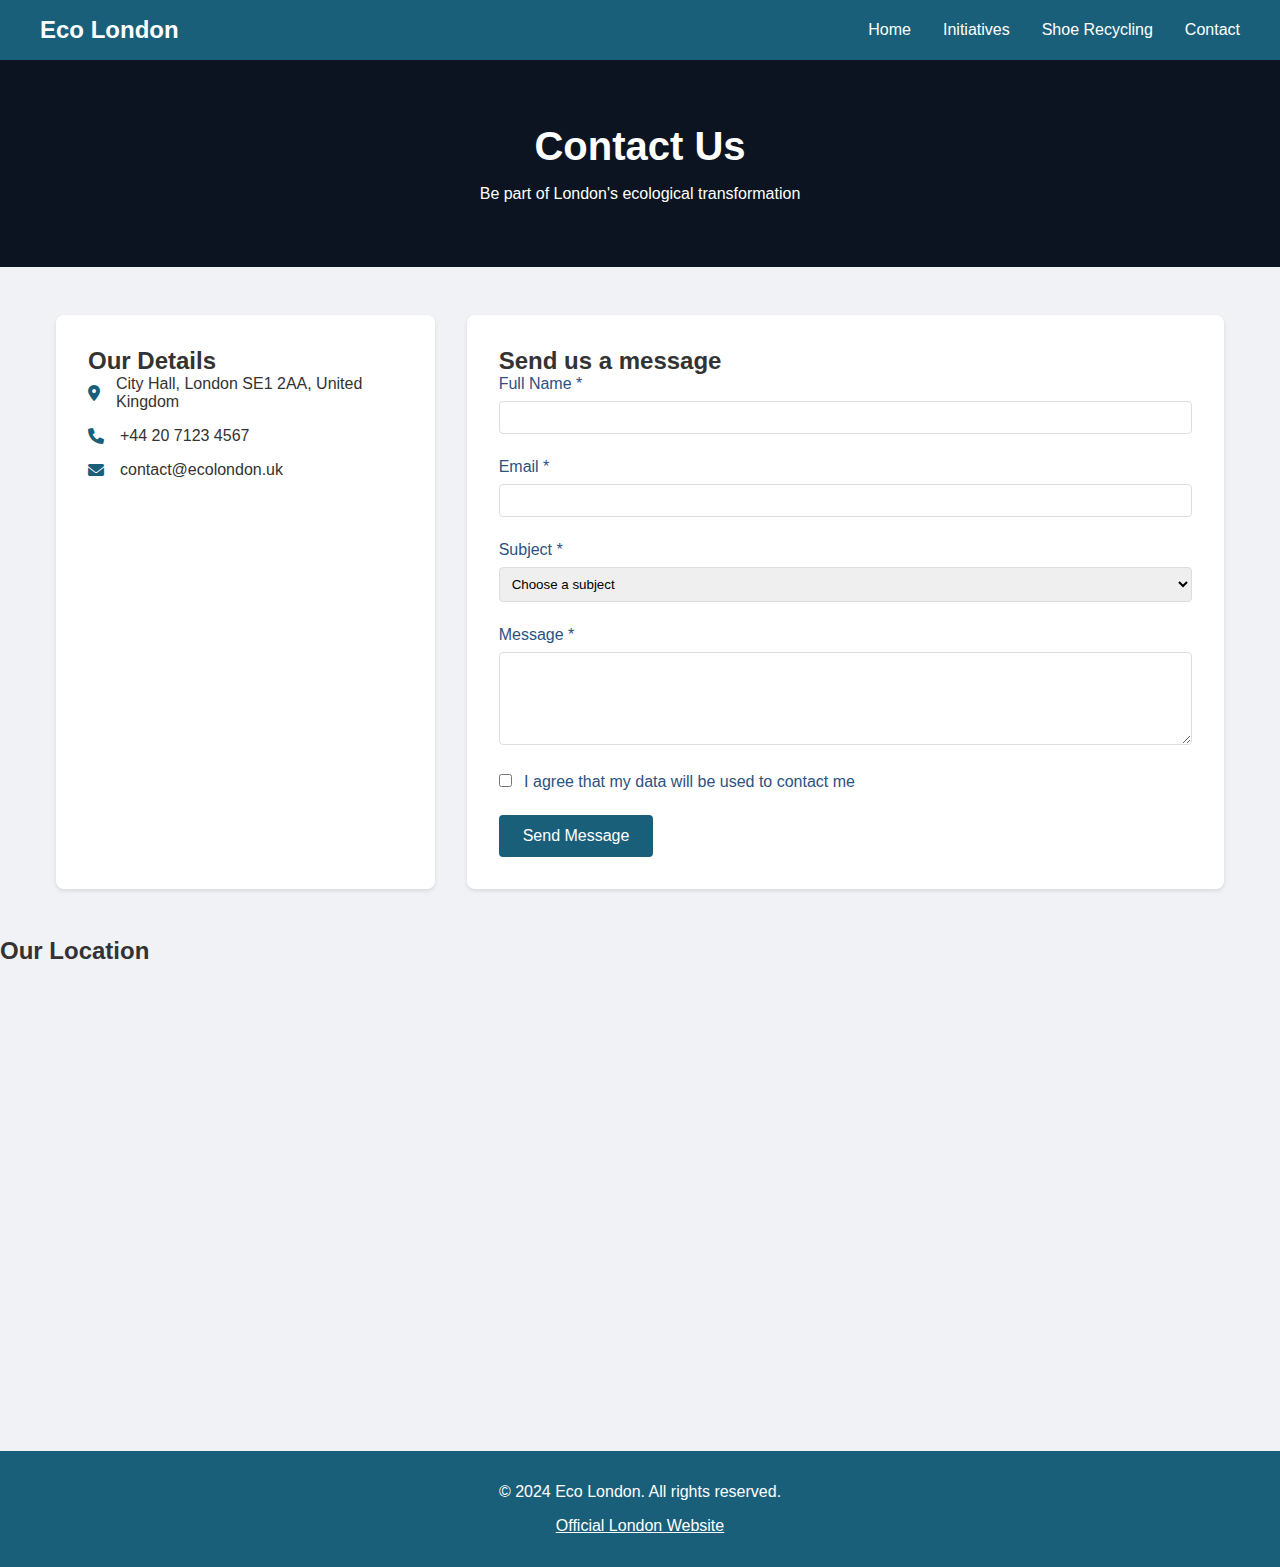
<file: HTML/contact.html>
<!DOCTYPE html>
<html lang="en">
<head>
    <meta charset="UTF-8">
    <meta name="viewport" content="width=device-width, initial-scale=1.0">
    <title>Contact - Eco London</title>
    <link rel="stylesheet" href="style.css">
    <link rel="stylesheet" href="https://cdnjs.cloudflare.com/ajax/libs/font-awesome/6.0.0/css/all.min.css">
</head>
<body>
    <header>
        <nav>
            <a href="index.html" class="nav-brand">Eco London</a>
            <ul class="nav-links">
                <li><a href="index.html">Home</a></li>
                <li><a href="initiatives.html">Initiatives</a></li>
                <li><a href="recycling.html">Shoe Recycling</a></li>
                <li><a href="contact.html">Contact</a></li>
            </ul>
            <div class="burger">
                <div class="line1"></div>
                <div class="line2"></div>
                <div class="line3"></div>
            </div>
        </nav>
    </header>

    <main>
        <section class="hero" style="background-image: linear-gradient(rgba(0,0,0,0.5), rgba(0,0,0,0.5)), url('https://images.unsplash.com/photo-1486299267070-83823f5448dd');">
            <div class="hero-content">
                <h1>Contact Us</h1>
                <p>Be part of London's ecological transformation</p>
            </div>
        </section>

        <section class="contact-section">
            <div class="contact-info">
                <h2>Our Details</h2>
                <div class="info-item">
                    <i class="fas fa-map-marker-alt"></i>
                    <p>City Hall, London SE1 2AA, United Kingdom</p>
                </div>
                <div class="info-item">
                    <i class="fas fa-phone"></i>
                    <p>+44 20 7123 4567</p>
                </div>
                <div class="info-item">
                    <i class="fas fa-envelope"></i>
                    <p>contact@ecolondon.uk</p>
                </div>
            </div>

            <form class="contact-form">
                <h2>Send us a message</h2>
                <div class="form-group">
                    <label for="name">Full Name *</label>
                    <input type="text" id="name" name="name" required>
                </div>
                <div class="form-group">
                    <label for="email">Email *</label>
                    <input type="email" id="email" name="email" required>
                </div>
                <div class="form-group">
                    <label for="subject">Subject *</label>
                    <select id="subject" name="subject" required>
                        <option value="">Choose a subject</option>
                        <option value="volunteer">Become a volunteer</option>
                        <option value="project">Propose a project</option>
                        <option value="info">Request information</option>
                        <option value="other">Other</option>
                    </select>
                </div>
                <div class="form-group">
                    <label for="message">Message *</label>
                    <textarea id="message" name="message" rows="5" required></textarea>
                </div>
                <div class="form-group">
                    <label class="checkbox-container">
                        <input type="checkbox" required>
                        <span class="checkmark"></span>
                        I agree that my data will be used to contact me
                    </label>
                </div>
                <button type="submit" class="btn">Send Message</button>
            </form>
        </section>

        <section class="map-section">
            <h2>Our Location</h2>
            <div class="map-container">
                <iframe
                    src="https://www.google.com/maps/embed?pb=!1m18!1m12!1m3!1d2483.539427266826!2d-0.08194368459905367!3d51.50497731882701!2m3!1f0!2f0!3f0!3m2!1i1024!2i768!4f13.1!3m3!1m2!1s0x487603438b65db49%3A0x9e78421a085a6f2d!2sCity%20Hall!5e0!3m2!1sen!2sfr!4v1645524761031!5m2!1sen!2sfr"
                    width="100%"
                    height="450"
                    style="border:0;"
                    allowfullscreen=""
                    loading="lazy">
                </iframe>
            </div>
        </section>
    </main>

    <footer>
        <p>&copy; 2024 Eco London. All rights reserved.</p>
        <div class="social-links">
            <a href="https://www.london.gov.uk/what-we-do/environment" target="_blank">Official London Website</a>
        </div>
    </footer>

    <script src="main.js"></script>
</body>
</html>
</file>
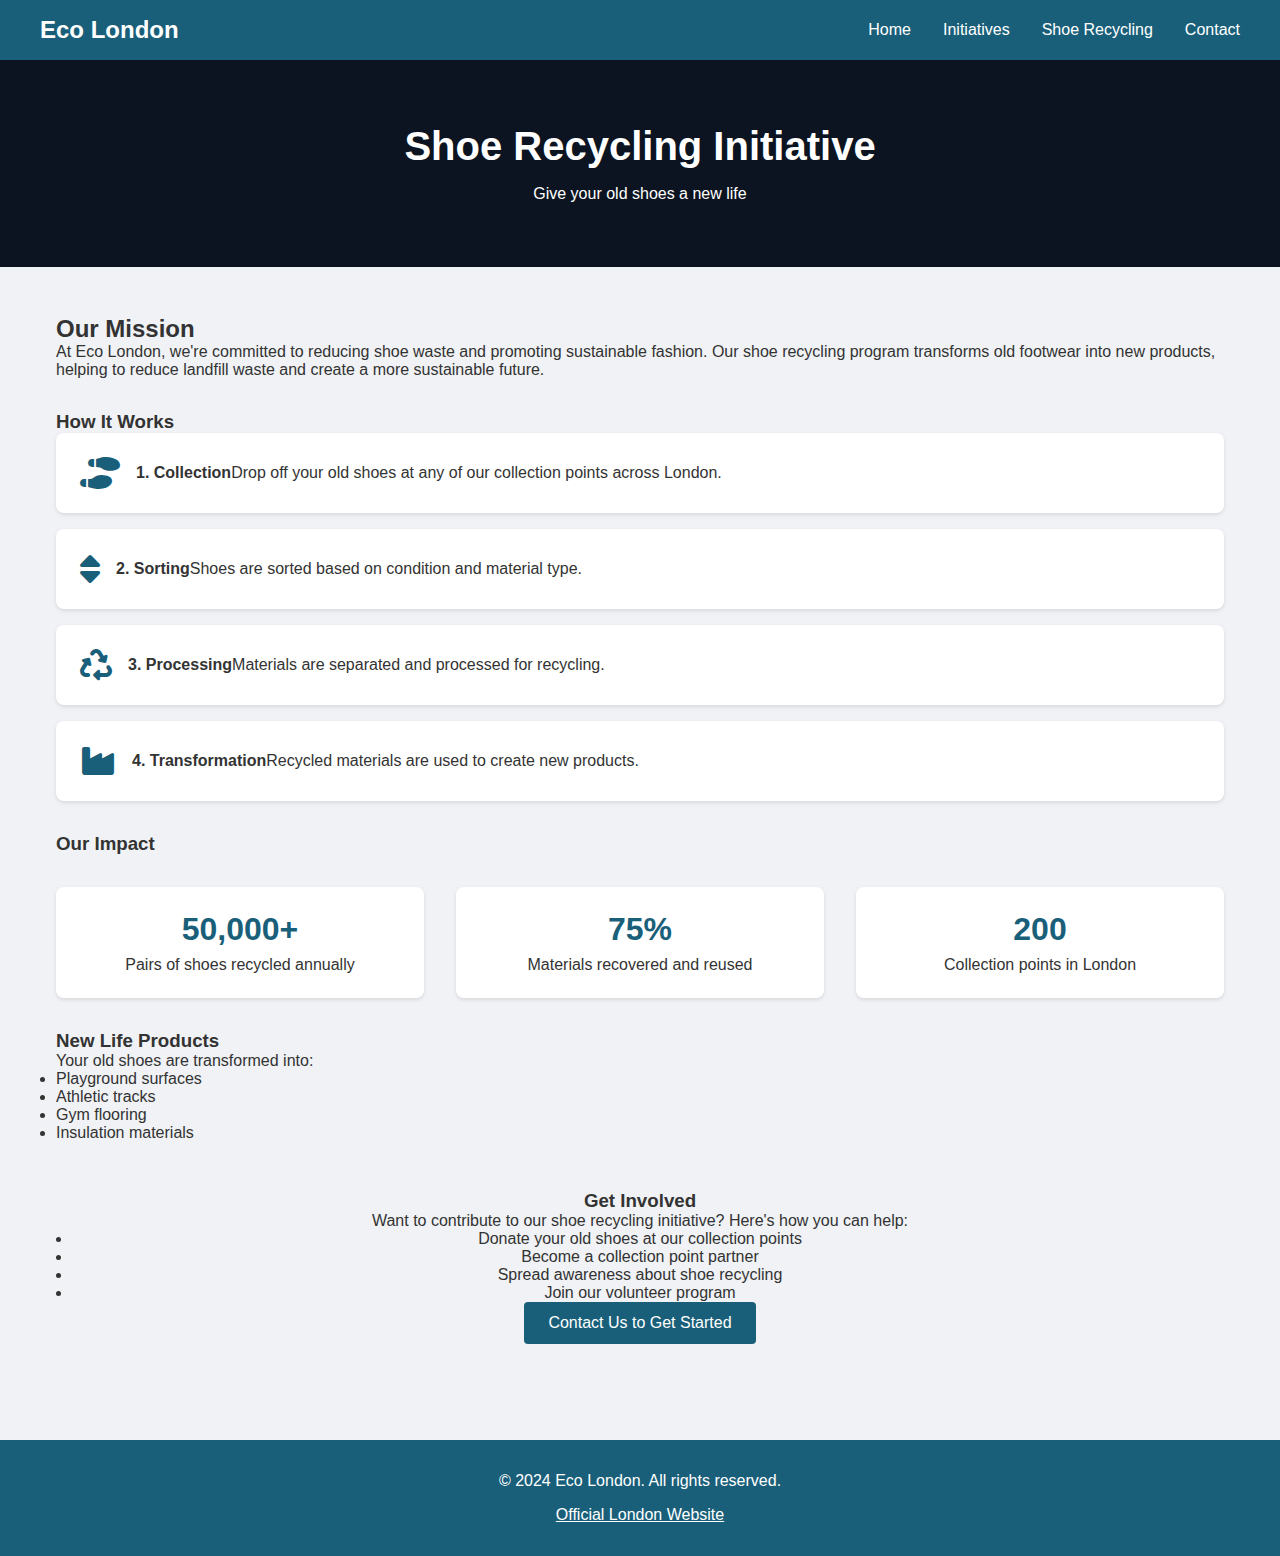
<file: HTML/recycling.html>
<!DOCTYPE html>
<html lang="en">
<head>
    <meta charset="UTF-8">
    <meta name="viewport" content="width=device-width, initial-scale=1.0">
    <title>Shoe Recycling - Eco London</title>
    <link rel="stylesheet" href="style.css">
    <link rel="stylesheet" href="https://cdnjs.cloudflare.com/ajax/libs/font-awesome/6.0.0/css/all.min.css">
</head>
<body>
    <header>
        <nav>
            <a href="index.html" class="nav-brand">Eco London</a>
            <ul class="nav-links">
                <li><a href="index.html">Home</a></li>
                <li><a href="initiatives.html">Initiatives</a></li>
                <li><a href="recycling.html">Shoe Recycling</a></li>
                <li><a href="contact.html">Contact</a></li>
            </ul>
            <div class="burger">
                <div class="line1"></div>
                <div class="line2"></div>
                <div class="line3"></div>
            </div>
        </nav>
    </header>

    <main>
        <section class="hero" style="background-image: linear-gradient(rgba(0,0,0,0.5), rgba(0,0,0,0.5)), url('https://images.unsplash.com/photo-1595341888016-a392ef81b7de');">
            <div class="hero-content">
                <h1>Shoe Recycling Initiative</h1>
                <p>Give your old shoes a new life</p>
            </div>
        </section>

        <section class="content-section">
            <div class="container">
                <h2>Our Mission</h2>
                <p>At Eco London, we're committed to reducing shoe waste and promoting sustainable fashion. Our shoe recycling program transforms old footwear into new products, helping to reduce landfill waste and create a more sustainable future.</p>
                
                <div class="process-steps">
                    <h3>How It Works</h3>
                    <div class="step">
                        <i class="fas fa-shoe-prints"></i>
                        <h4>1. Collection</h4>
                        <p>Drop off your old shoes at any of our collection points across London.</p>
                    </div>
                    <div class="step">
                        <i class="fas fa-sort"></i>
                        <h4>2. Sorting</h4>
                        <p>Shoes are sorted based on condition and material type.</p>
                    </div>
                    <div class="step">
                        <i class="fas fa-recycle"></i>
                        <h4>3. Processing</h4>
                        <p>Materials are separated and processed for recycling.</p>
                    </div>
                    <div class="step">
                        <i class="fas fa-industry"></i>
                        <h4>4. Transformation</h4>
                        <p>Recycled materials are used to create new products.</p>
                    </div>
                </div>

                <div class="impact-section">
                    <h3>Our Impact</h3>
                    <div class="impact-stats">
                        <div class="stat">
                            <h4>50,000+</h4>
                            <p>Pairs of shoes recycled annually</p>
                        </div>
                        <div class="stat">
                            <h4>75%</h4>
                            <p>Materials recovered and reused</p>
                        </div>
                        <div class="stat">
                            <h4>200</h4>
                            <p>Collection points in London</p>
                        </div>
                    </div>
                </div>

                <div class="products-section">
                    <h3>New Life Products</h3>
                    <p>Your old shoes are transformed into:</p>
                    <ul>
                        <li>Playground surfaces</li>
                        <li>Athletic tracks</li>
                        <li>Gym flooring</li>
                        <li>Insulation materials</li>
                    </ul>
                </div>

                <div class="get-involved">
                    <h3>Get Involved</h3>
                    <p>Want to contribute to our shoe recycling initiative? Here's how you can help:</p>
                    <ul>
                        <li>Donate your old shoes at our collection points</li>
                        <li>Become a collection point partner</li>
                        <li>Spread awareness about shoe recycling</li>
                        <li>Join our volunteer program</li>
                    </ul>
                    <a href="contact.html" class="btn">Contact Us to Get Started</a>
                </div>
            </div>
        </section>
    </main>

    <footer>
        <p>&copy; 2024 Eco London. All rights reserved.</p>
        <div class="social-links">
            <a href="https://www.london.gov.uk/what-we-do/environment" target="_blank">Official London Website</a>
        </div>
    </footer>

    <script src="main.js"></script>
</body>
</html>
</file>
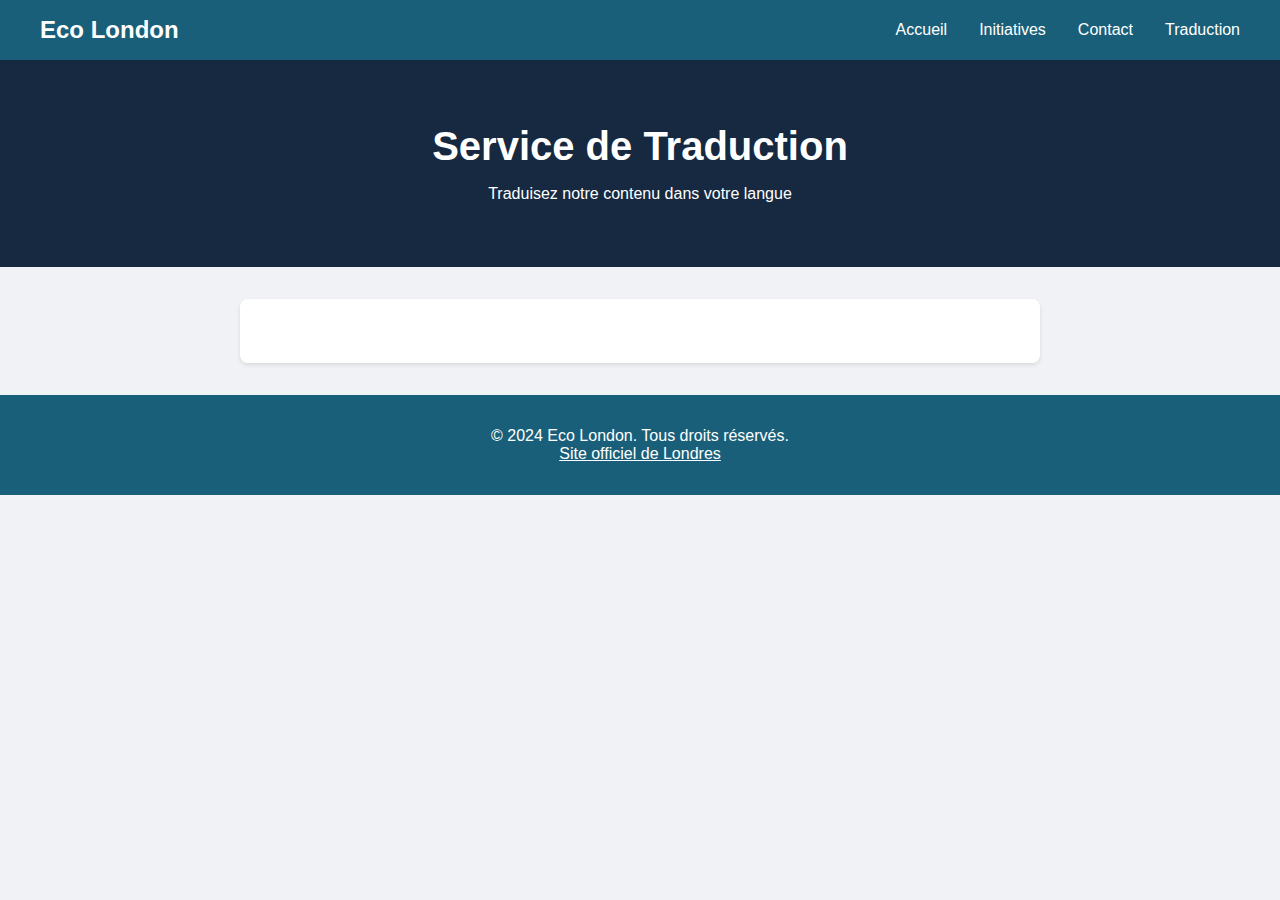
<file: HTML/translate.html>
<!DOCTYPE html>
<html lang="fr">
<head>
    <meta charset="UTF-8">
    <meta name="viewport" content="width=device-width, initial-scale=1.0">
    <title>Traduction - Environnement à Londres</title>
    <link rel="stylesheet" href="https://cdnjs.cloudflare.com/ajax/libs/font-awesome/6.0.0/css/all.min.css">
    <style>
        * {
            margin: 0;
            padding: 0;
            box-sizing: border-box;
            font-family: Arial, sans-serif;
        }

        body {
            background-color: #f0f2f5;
            color: #333;
        }

        header {
            background-color: #1a5f7a;
            padding: 1rem;
            color: white;
        }

        nav {
            max-width: 1200px;
            margin: 0 auto;
            display: flex;
            justify-content: space-between;
            align-items: center;
        }

        .nav-brand {
            color: white;
            text-decoration: none;
            font-size: 1.5rem;
            font-weight: bold;
        }

        .nav-links {
            display: flex;
            list-style: none;
        }

        .nav-links li {
            margin-left: 2rem;
        }

        .nav-links a {
            color: white;
            text-decoration: none;
        }

        .hero {
            background-color: #2c5282;
            color: white;
            text-align: center;
            padding: 4rem 2rem;
            margin-bottom: 2rem;
            background-image: url('https://images.unsplash.com/photo-1493612276216-ee3925520721');
            background-size: cover;
            background-position: center;
            position: relative;
        }

        .hero::before {
            content: '';
            position: absolute;
            top: 0;
            left: 0;
            right: 0;
            bottom: 0;
            background: rgba(0, 0, 0, 0.5);
        }

        .hero h1 {
            font-size: 2.5rem;
            margin-bottom: 1rem;
            position: relative;
            z-index: 1;
        }

        .hero p {
            position: relative;
            z-index: 1;
        }

        .translate-container {
            max-width: 800px;
            margin: 2rem auto;
            padding: 2rem;
            background: white;
            border-radius: 8px;
            box-shadow: 0 2px 4px rgba(0,0,0,0.1);
        }

        footer {
            background-color: #1a5f7a;
            color: white;
            text-align: center;
            padding: 2rem;
            margin-top: 2rem;
        }

        footer a {
            color: white;
        }

        @media (max-width: 768px) {
            .nav-links {
                display: none;
            }
        }
    </style>
</head>
<body>
    <header>
        <nav>
            <a href="index.html" class="nav-brand">Eco London</a>
            <ul class="nav-links">
                <li><a href="index.html">Accueil</a></li>
                <li><a href="initiatives.html">Initiatives</a></li>
                <li><a href="contact.html">Contact</a></li>
                <li><a href="translate.html">Traduction</a></li>
            </ul>
        </nav>
    </header>

    <main>
        <section class="hero">
            <h1>Service de Traduction</h1>
            <p>Traduisez notre contenu dans votre langue</p>
        </section>

        <section class="translate-container">
            <div id="google_translate_element"></div>
            <script type="text/javascript">
                function googleTranslateElementInit() {
                    new google.translate.TranslateElement(
                        {pageLanguage: 'fr',
                         layout: google.translate.TranslateElement.InlineLayout.SIMPLE},
                        'google_translate_element'
                    );
                }
            </script>
            <script type="text/javascript" src="https://translate.google.com/translate_a/element.js?cb=googleTranslateElementInit"></script>
        </section>
    </main>

    <footer>
        <p>&copy; 2024 Eco London. Tous droits réservés.</p>
        <div class="social-links">
            <a href="https://www.london.gov.uk/what-we-do/environment" target="_blank">Site officiel de Londres</a>
        </div>
    </footer>
</body>
</html>
</file>
<file: HTML/style.css>
* {
    margin: 0;
    padding: 0;
    box-sizing: border-box;
    font-family: Arial, sans-serif;
}

body {
    background-color: #f0f2f5;
    color: #333;
}

header {
    background-color: #1a5f7a;
    padding: 1rem;
    color: white;
}

nav {
    max-width: 1200px;
    margin: 0 auto;
    display: flex;
    justify-content: space-between;
    align-items: center;
}

.nav-brand {
    color: white;
    text-decoration: none;
    font-size: 1.5rem;
    font-weight: bold;
}

.nav-links {
    display: flex;
    list-style: none;
}

.nav-links li {
    margin-left: 2rem;
}

.nav-links a {
    color: white;
    text-decoration: none;
}

.hero {
    background-color: #2c5282;
    color: white;
    text-align: center;
    padding: 4rem 2rem;
    margin-bottom: 2rem;
    background-size: cover;
    background-position: center;
    position: relative;
}

.hero::before {
    content: '';
    position: absolute;
    top: 0;
    left: 0;
    right: 0;
    bottom: 0;
    background: rgba(0, 0, 0, 0.5);
}

.hero-content {
    position: relative;
    z-index: 1;
}

.hero h1 {
    font-size: 2.5rem;
    margin-bottom: 1rem;
    position: relative;
    z-index: 1;
}

.hero p {
    position: relative;
    z-index: 1;
}

.card-container {
    max-width: 1200px;
    margin: 0 auto;
    padding: 1rem;
    display: grid;
    grid-template-columns: repeat(auto-fit, minmax(300px, 1fr));
    gap: 2rem;
}

.card {
    background: white;
    border-radius: 8px;
    overflow: hidden;
    box-shadow: 0 2px 4px rgba(0,0,0,0.1);
}

.card img {
    width: 100%;
    height: 200px;
    object-fit: cover;
}

.card-content {
    padding: 1rem;
}

.card h2 {
    color: #2c5282;
    margin-bottom: 1rem;
}

.statistics {
    max-width: 800px;
    margin: 2rem auto;
    padding: 1rem;
}

.data-table {
    width: 100%;
    border-collapse: collapse;
    background: white;
    box-shadow: 0 2px 4px rgba(0,0,0,0.1);
}

.data-table th,
.data-table td {
    padding: 1rem;
    text-align: left;
    border-bottom: 1px solid #ddd;
}

.data-table th {
    background-color: #1a5f7a;
    color: white;
}

/* Contact page styles */
.contact-section {
    max-width: 1200px;
    margin: 2rem auto;
    padding: 1rem;
    display: grid;
    grid-template-columns: 1fr 2fr;
    gap: 2rem;
}

.contact-info {
    background: white;
    padding: 2rem;
    border-radius: 8px;
    box-shadow: 0 2px 4px rgba(0,0,0,0.1);
}

.info-item {
    display: flex;
    align-items: center;
    margin-bottom: 1rem;
}

.info-item i {
    margin-right: 1rem;
    color: #1a5f7a;
}

.contact-form {
    background: white;
    padding: 2rem;
    border-radius: 8px;
    box-shadow: 0 2px 4px rgba(0,0,0,0.1);
}

.form-group {
    margin-bottom: 1.5rem;
}

.form-group label {
    display: block;
    margin-bottom: 0.5rem;
    color: #2c5282;
}

.form-group input,
.form-group textarea,
.form-group select {
    width: 100%;
    padding: 0.5rem;
    border: 1px solid #ddd;
    border-radius: 4px;
}

.checkbox-container {
    display: flex;
    align-items: center;
}

.checkbox-container input[type="checkbox"] {
    margin-right: 0.5rem;
    width: auto;
}

/* Initiatives page styles */
.initiatives-list {
    max-width: 1200px;
    margin: 2rem auto;
    padding: 1rem;
}

.project-list {
    list-style: none;
    margin-top: 1rem;
}

.project-list li {
    background: white;
    padding: 1.5rem;
    margin-bottom: 1rem;
    border-radius: 8px;
    box-shadow: 0 2px 4px rgba(0,0,0,0.1);
}

.project-list h3 {
    color: #2c5282;
    margin-bottom: 0.5rem;
}

.success-stories {
    background: #f8f9fa;
    padding: 2rem 0;
}

.get-involved {
    max-width: 1200px;
    margin: 2rem auto;
    padding: 1rem;
    text-align: center;
}

.participation-options {
    display: grid;
    grid-template-columns: repeat(auto-fit, minmax(250px, 1fr));
    gap: 2rem;
    margin-top: 2rem;
}

.option {
    background: white;
    padding: 2rem;
    border-radius: 8px;
    box-shadow: 0 2px 4px rgba(0,0,0,0.1);
}

.option i {
    font-size: 2rem;
    color: #1a5f7a;
    margin-bottom: 1rem;
}

/* Recycling page styles */
.content-section {
    max-width: 1200px;
    margin: 2rem auto;
    padding: 1rem;
}

.process-steps {
    margin: 2rem 0;
}

.step {
    background: white;
    padding: 1.5rem;
    margin-bottom: 1rem;
    border-radius: 8px;
    box-shadow: 0 2px 4px rgba(0,0,0,0.1);
    display: flex;
    align-items: center;
}

.step i {
    font-size: 2rem;
    color: #1a5f7a;
    margin-right: 1rem;
}

.impact-stats {
    display: grid;
    grid-template-columns: repeat(auto-fit, minmax(200px, 1fr));
    gap: 2rem;
    margin: 2rem 0;
}

.stat {
    background: white;
    padding: 1.5rem;
    border-radius: 8px;
    box-shadow: 0 2px 4px rgba(0,0,0,0.1);
    text-align: center;
}

.stat h4 {
    font-size: 2rem;
    color: #1a5f7a;
    margin-bottom: 0.5rem;
}

.btn {
    background-color: #1a5f7a;
    color: white;
    padding: 0.75rem 1.5rem;
    border: none;
    border-radius: 4px;
    cursor: pointer;
    font-size: 1rem;
    text-decoration: none;
    display: inline-block;
}

.btn:hover {
    background-color: #154c61;
}

footer {
    background-color: #1a5f7a;
    color: white;
    text-align: center;
    padding: 2rem;
    margin-top: 2rem;
}

footer a {
    color: white;
}

.social-links {
    margin-top: 1rem;
}

/* Responsive design */
@media (max-width: 768px) {
    .nav-links {
        display: none;
    }
    
    .burger {
        display: block;
    }
    
    .contact-section {
        grid-template-columns: 1fr;
    }
    
    .card-container {
        grid-template-columns: 1fr;
    }
    
    .participation-options {
        grid-template-columns: 1fr;
    }
}

/* Burger menu */
.burger {
    display: none;
    cursor: pointer;
}

.burger div {
    width: 25px;
    height: 3px;
    background-color: white;
    margin: 5px;
    transition: all 0.3s ease;
}
</file>
